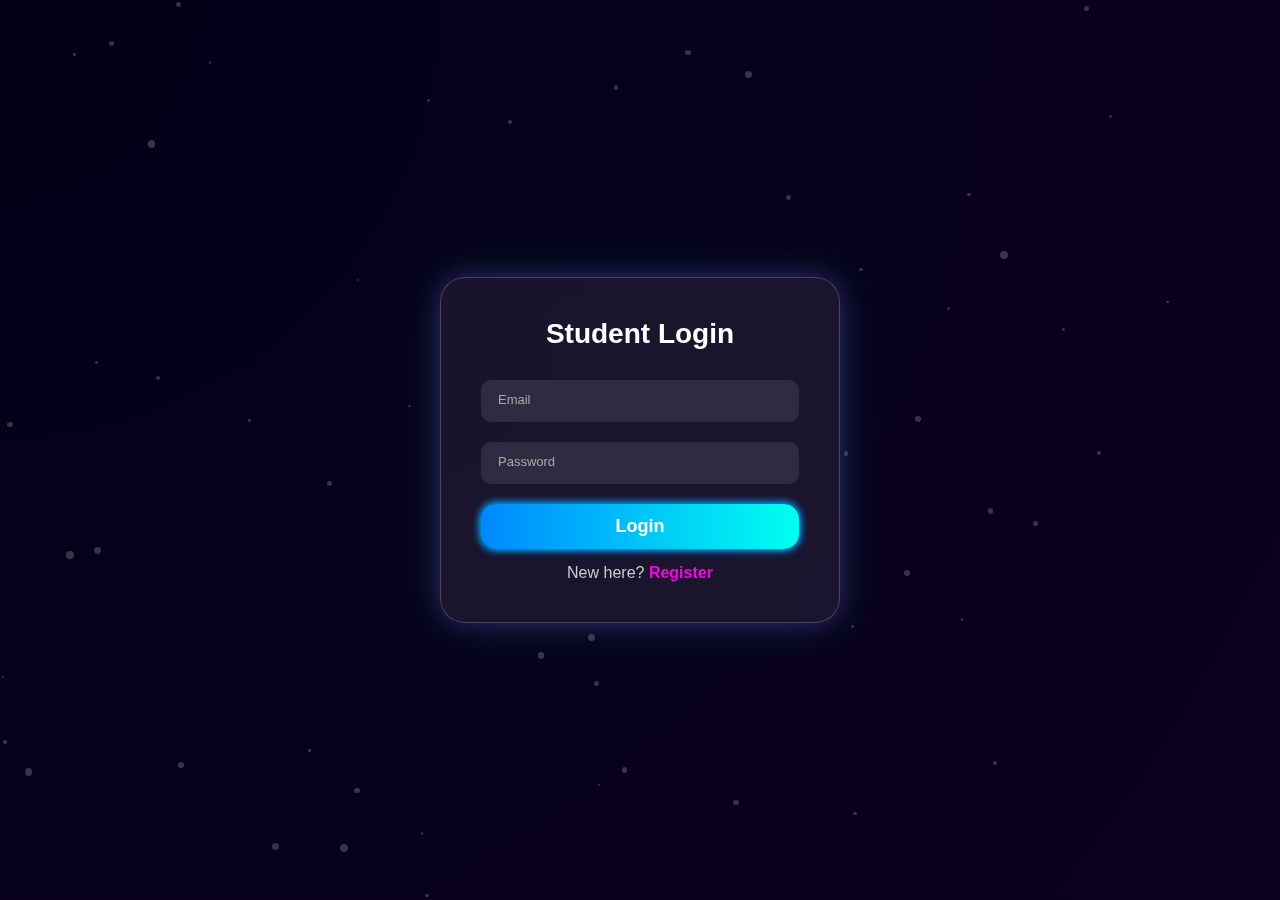
<file: college_predictor/predictor/templates/index.html>
<!DOCTYPE html>
<html>
<head>
  <title>Student Login</title>
  <link rel="stylesheet" href="../static/css/style.css">
</head>
<body>
<div class="container">
    <div class="card">
        <h2>Student Login</h2>

  <div class="input-group">
    <input type="email" name="email" required placeholder=" "/>
    <label>Email</label>
  </div>

  <div class="input-group">
    <input type="password" name="password" required placeholder=" "/>
    <label>Password</label>
  </div>
  <div class="profile">

    <!-- PERSONAL DETAILS
  <div class="card-box active" id="personal">
      <h3>👤 Personal Details</h3>
        <p><b>Name:</b> Shri Priyaa</p>
        <p><b>District:</b> Trichy</p>
        <p><b>DOB:</b> 12-06-2006</p>
        <p><b>First Graduate:</b> Yes</p>

      <button onclick="showAcademic()">Next ➡️</button>
    </div>

     ACADEMIC DETAILS -->
  <!-- <div class="card-box" id="academic">
      <h3>📘 Academic Details</h3>
        <p><b>10th %:</b> 85%</p>
        <p><b>12th %:</b> 88%</p>
        <p><b>Cutoff:</b> 172</p>
        <p><b>Stream:</b> Maths Biology</p>

      <button onclick="showPersonal()">⬅️ Back</button>
    </div>

</div>  -->


  <button onclick="studentLogin()">Login</button>
  <p class="link">New here? <a href="register.html">Register</a></p>
    </div>
</div>

<script src="../static/js/script.js"></script>
</body>
</html>
</file>
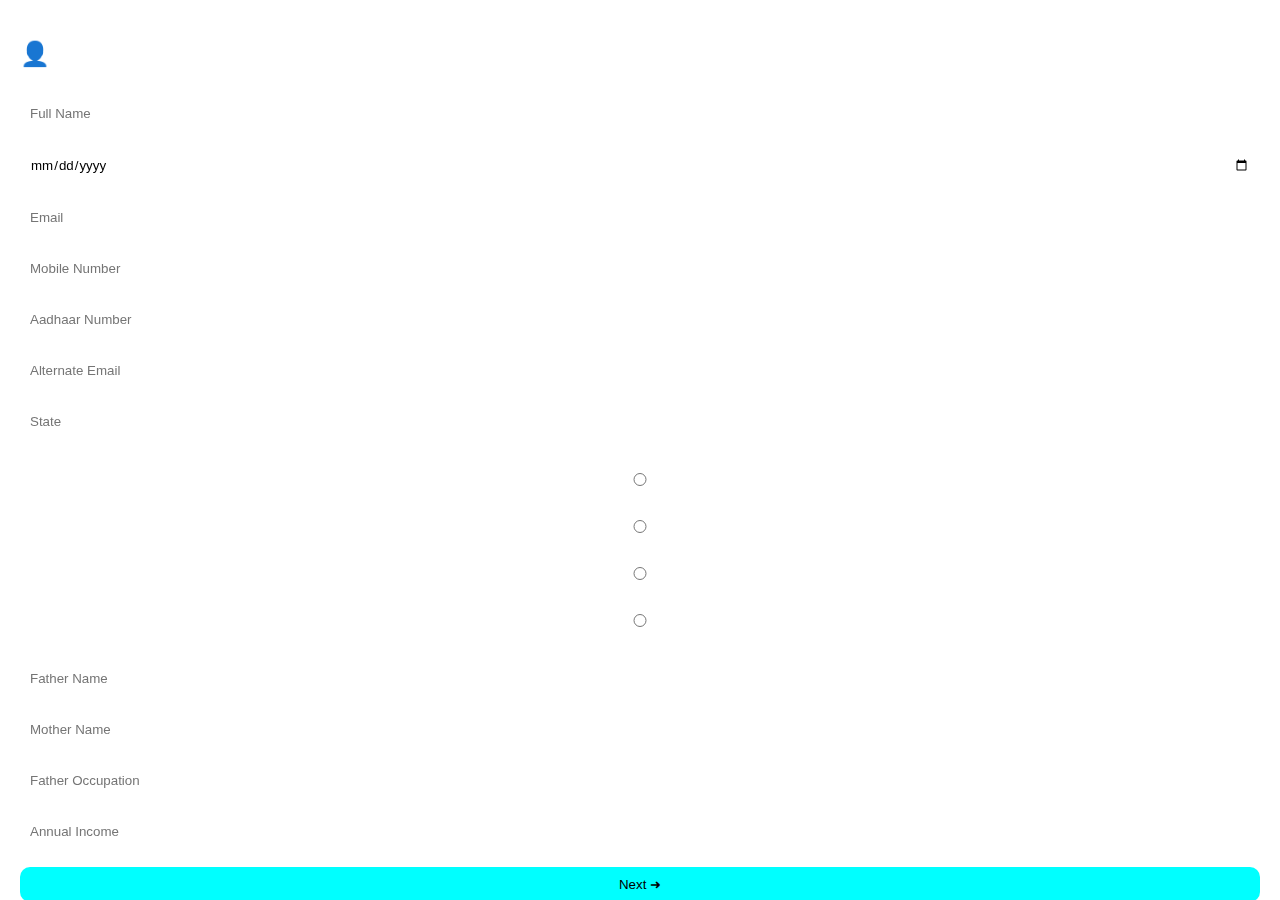
<file: college_predictor/predictor/templates/dashboard.html>
<!DOCTYPE html>
<html lang="en">
<head>
  <meta charset="UTF-8">
  <title>Student Profile</title>
  <meta name="viewport" content="width=device-width, initial-scale=1.0">
  <link rel="stylesheet" href="../static/css/dashboard.css">
</head>
<body>

<div class="page">
  <div class="card active" id="personal">
    <h2>👤 Personal Details</h2>

    <div class="form-group">
      <input type="text" placeholder="Full Name">
    </div>

    <div class="form-group">
      <input type="date">
    </div>

    <div class="form-group">
      <input type="email" placeholder="Email">
    </div>

    <div class="form-group">
      <input type="tel" placeholder="Mobile Number">
    </div>

    <div class="form-group">
      <input type="text" placeholder="Aadhaar Number">
    </div>

    <div class="form-group">
      <input type="email" placeholder="Alternate Email">
    </div>

    <div class="form-group">
      <input type="text" placeholder="State">
    </div>

    <!-- Caste Radio -->
    <div class="form-group">
      <label class="label">Caste / Community</label>
      <div class="radio-group">
        <label><input type="radio" name="caste"> OC</label>
        <label><input type="radio" name="caste"> BC</label>
        <label><input type="radio" name="caste"> MBC</label>
        <label><input type="radio" name="caste"> SC/ST</label>
      </div>
    </div>

    <div class="form-group">
      <input type="text" placeholder="Father Name">
    </div>

    <div class="form-group">
      <input type="text" placeholder="Mother Name">
    </div>

    <div class="form-group">
        <input type="text" placeholder="Father Occupation">
    </div>

    <div class="form-group">
        <input type="text" placeholder="Annual Income">
    </div>

    <button onclick="goNext()">Next ➜</button>

  </div>
<!-- </div> -->
<!-- SECTION B -->
  <div class="card" id="academic">
    <h2>🎓 Academic Details</h2>

    <h4>10th Marks</h4>
    <input id="tamil" placeholder="Tamil" oninput="calc10()">
    <input id="english" placeholder="English" oninput="calc10()">
    <input id="maths10" placeholder="Maths" oninput="calc10()">
    <input id="science" placeholder="Science" oninput="calc10()">
    <input id="social" placeholder="Social" oninput="calc10()">

    <p>Total: <span id="total10">0</span></p>
    <p>Percentage: <span id="percent10">0</span>%</p>

    <h4>12th Cutoff</h4>
    <input id="maths12" placeholder="Maths" oninput="calcCutoff()">
    <input id="physics" placeholder="Physics" oninput="calcCutoff()">
    <input id="chemistry" placeholder="Chemistry" oninput="calcCutoff()">

    <p>Cutoff: <span id="cutoff">0</span></p>

    <button onclick="goPersonal()">⬅ Back</button>
    <button>Save & Continue</button>
  </div>

</div>


<script src="../static/js/dashboard.js"></script>
</body>
</html>
</file>
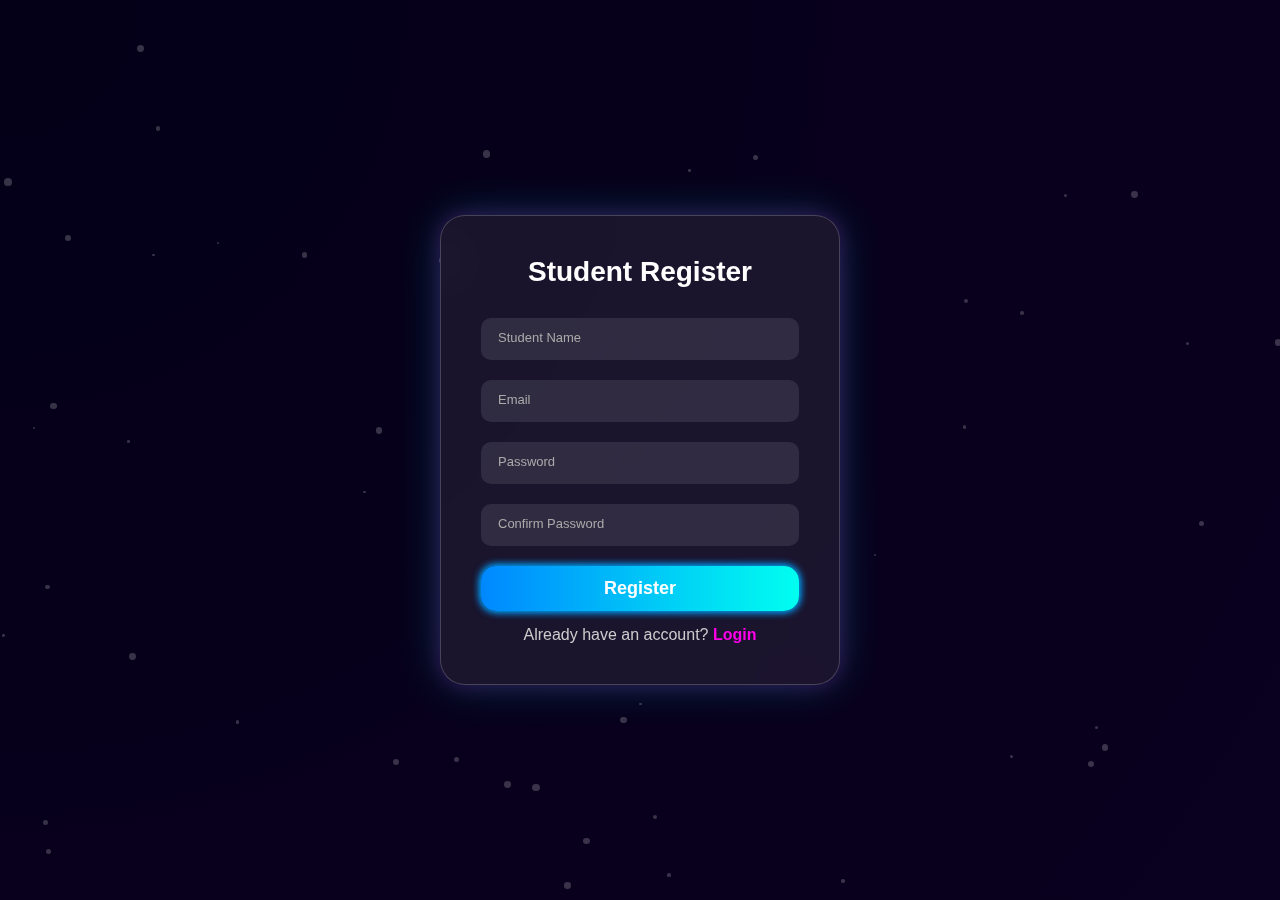
<file: college_predictor/predictor/templates/register.html>
<!DOCTYPE html>
<html>
<head>
  <title>Student Register</title>
  <link rel="stylesheet" href="../static/css/style.css">
</head>
<body>
<div class="container">
    <div class="card">
    <h2>Student Register</h2>

  <div class="input-group">
    <input type="text" name="Student Name" required placeholder=" "/>
    <label>Student Name</label>
  </div>

  <div class="input-group">
    <input type="email" name="email" required placeholder=" "/>
    <label>Email</label>
  </div>

  <!-- <div class="input-box">
    <input type="tel" required>
    <label>Mobile Number</label>
  </div> -->

  <div class="input-group">
    <input type="password" name="password" required placeholder=" "/>
    <label>Password</label>
  </div>

  <div class="input-group">
    <input type="password" name="confirm-password" required placeholder=" "/>
    <label>Confirm Password</label>
  </div>

  <button class="btn">Register</button>
   <p class="link">Already have an account? <a href="index.html">Login</a></p>
   </div>
</div>

<script src="../static/js/script.js"></script>
</body>
</html>
</file>
<file: college_predictor/predictor/static/css/dashboard.css>
* { box-sizing: border-box; font-family: Arial; }

body {
  margin: 0;
  min-height: 100vh;
  overflow: hidden;
  align-items: center;
  justify-content: center;
  display: flex;
  font-family: Poppins, sans-serif;
}

/* Aurora background */
.bg {
  position: fixed;
  inset:0;
  /* width: 100%;
  height: 100%; */
  background: linear-gradient(120deg,#0f2027,#203a43,#2c5364);
  animation: move 8s infinite alternate;
  z-index:-1;
}

@keyframes move {
  0% { filter: hue-rotate(0deg); }
  100% { filter: hue-rotate(90deg); }
}

.container {
  position: relative;
  width: 1000px;
  height:850px;
  margin: auto;
  /* top: 50%;
  transform: translateY(-50%);
  perspective: 1200px; */
  overflow:hidden;
}

.card {
  position: absolute;
  inset:0;
  width: 100%;
  height:100%;
  padding: 20px;
  background: rgba(255,255,255,0.08);
  backdrop-filter: blur(15px);
  border-radius: 20px;
  color: white;
  transition: 0.6s;
  transform-style: translateX(100%);
  opacity: 0;
  pointer-events: none;
  overflow-y: auto;
}

.card.active {
  opacity: 1;
  pointer-events: auto;
  transform: translateX(0);
}

.card.right {
  transform: translateX(-100%);
}

input, select, textarea {
  width: 100%;
  padding: 10px;
  margin: 8px 0;
  border-radius: 10px;
  border: none;
}
textarea{resize:none; height:70px;}

button {
  width: 100%;
  padding: 10px;
  border-radius: 10px;
  border: none;
  background: cyan;
  margin-top: 10px;
  cursor: pointer;
}

.radio-group label {
  margin-right: 12px;
}

.label{
  margin-top:10px;
}
</file>
<file: college_predictor/predictor/static/css/style.css>
/* Reset */
* { margin: 0; padding: 0; box-sizing: border-box; font-family: 'Poppins', sans-serif; }

/* Body & background */
body {
    height: 100vh;
    display: flex;
    justify-content: center;
    align-items: center;
    background: radial-gradient(circle at top left,#040018,#0a001f);
    perspective: 1200px;
    overflow: hidden;
}

/* Particles */
.particle {
    position: absolute;
    border-radius: 50%;
    background: rgba(255,255,255,0.2);
    width: 6px;
    height: 6px;
    animation: floatParticle linear infinite;
}

@keyframes floatParticle {
    0% { transform: translateY(0) translateX(0); }
    50% { transform: translateY(-50px) translateX(30px); }
    100% { transform: translateY(0) translateX(0); }
}

/* Card */
.card {
    width: 400px;
    padding: 40px;
    border-radius: 25px;
    background: rgba(255,255,255,0.08);
    backdrop-filter: blur(20px);
    border: 1px solid rgba(255,255,255,0.2);
    box-shadow: 0 0 40px rgba(0,255,255,0.2),0 0 20px rgba(255,0,255,0.2);
    transform-style: preserve-3d;
    transition: transform 0.5s;
    position: relative;
    z-index: 5;
}
/* card hover 3D effect */
.card:hover {
    transform: rotateY(15deg) rotateX(10deg) scale(1.05);
}

/* Title */
.card h2 {
    color: #fff;
    text-align: center;
    margin-bottom: 30px;
    font-size: 28px;
}

/* Inputs */
.input-group {
    position: relative;
    margin-bottom: 20px;
}

.input-group input {
    width: 100%;
    padding: 12px 15px;
    border-radius: 12px;
    border: none;
    background: rgba(255,255,255,0.12);
    color: white;
    font-size: 16px;
    outline: none;
    transition: 0.3s;
}

.input-group input:focus {
    background: rgba(255,255,255,0.2);
    box-shadow: 0 0 12px #00fff0, 0 0 15px #ff00ea;
}

.input-group label {
    position: absolute;
    top: -8px;
    left: 12px;
    background: rgba(4,0,24,0.7);
    padding: 2px 8px;
    border-radius: 5px;
    font-size: 13px;
    color: #c8b8ff;
}

.input-group input:focus + label,
.input-group input:not(:placeholder-shown) + label {
    top: -10px;
    left: 5px;
    font-size: 12px;
    color: #00d5ff;
}

/* Button */
button {
    width: 100%;
    padding: 12px;
    border-radius: 15px;
    border: none;
    background: linear-gradient(90deg,#0088ff,#00fff0);
    color: white;
    font-size: 18px;
    font-weight: bold;
    cursor: pointer;
    box-shadow: 0 0 8px #00c3ff, 0 0 8px #0072ff;;
    transition: 0.3s;
}

button:hover {
    transform: scale(1.05) translateY(-3px);
    box-shadow: 0 0 15px #00c3ff, 0 0 15px #0072ff;
}

/* Links */
.link {
    text-align: center;
    margin-top: 15px;
    color: #ccc;
}

.link a {
    color: #ff00ea;
    text-decoration: none;
    font-weight: bold;
    transition: 0.3s;
}

.link a:hover {
    color: #00fff0;
}

.input-group {
  position: relative;
  margin-bottom: 20px;
}

.input-group input {
  width: 100%;
  padding: 12px 10px;
  border-radius: 10px;
  border: none;
  background: rgba(255,255,255,0.1);
  color: white;
  font-size: 16px;
  outline: none;
  transition: all 0.3s;
}

.input-group label {
  position: absolute;
  left: 12px;
  top: 12px;
  color: #aaa;
  pointer-events: none;
  transition: 0.3s ease all;
  background: transparent;
  padding: 0 5px;
}

.input-group input:focus + label,
.input-group input:not(:placeholder-shown) + label {
  top: -10px;
  left: 5px;
  font-size: 12px;
  color: #00d5ff;
}
</file>
